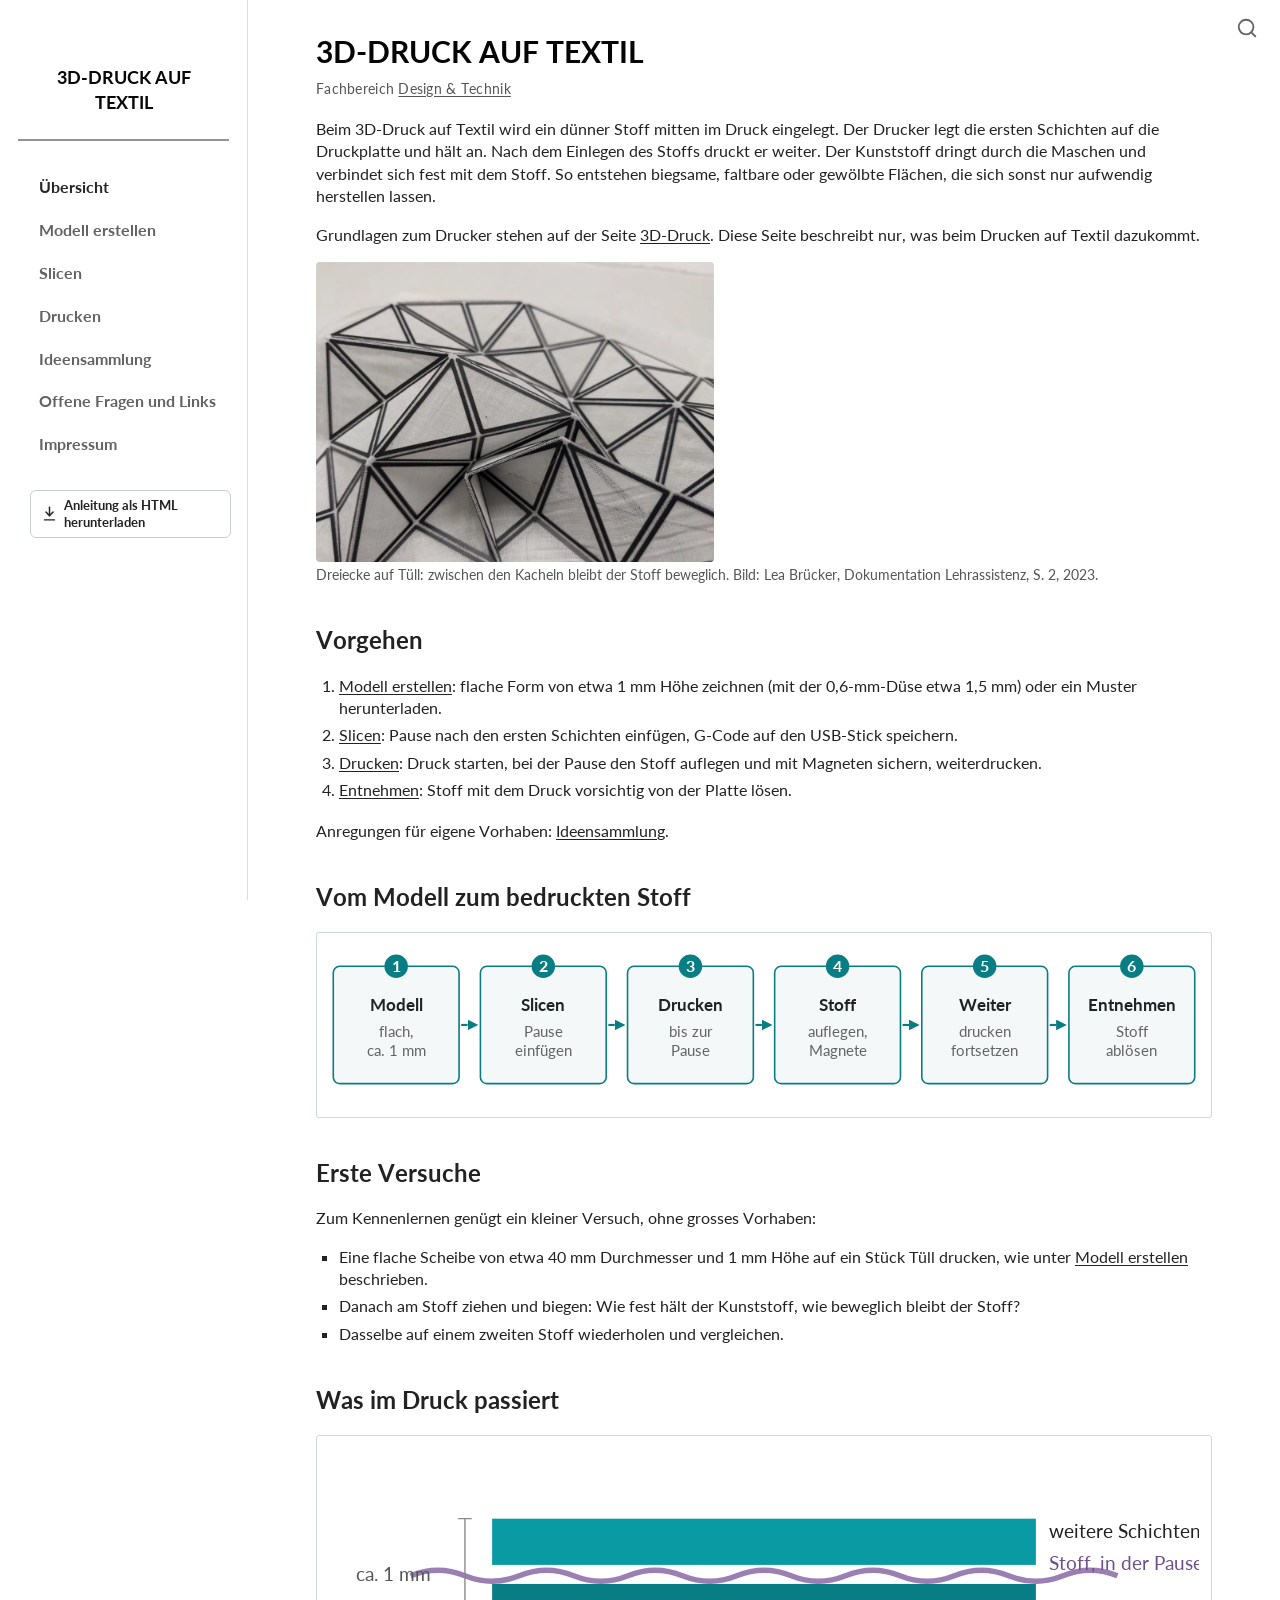
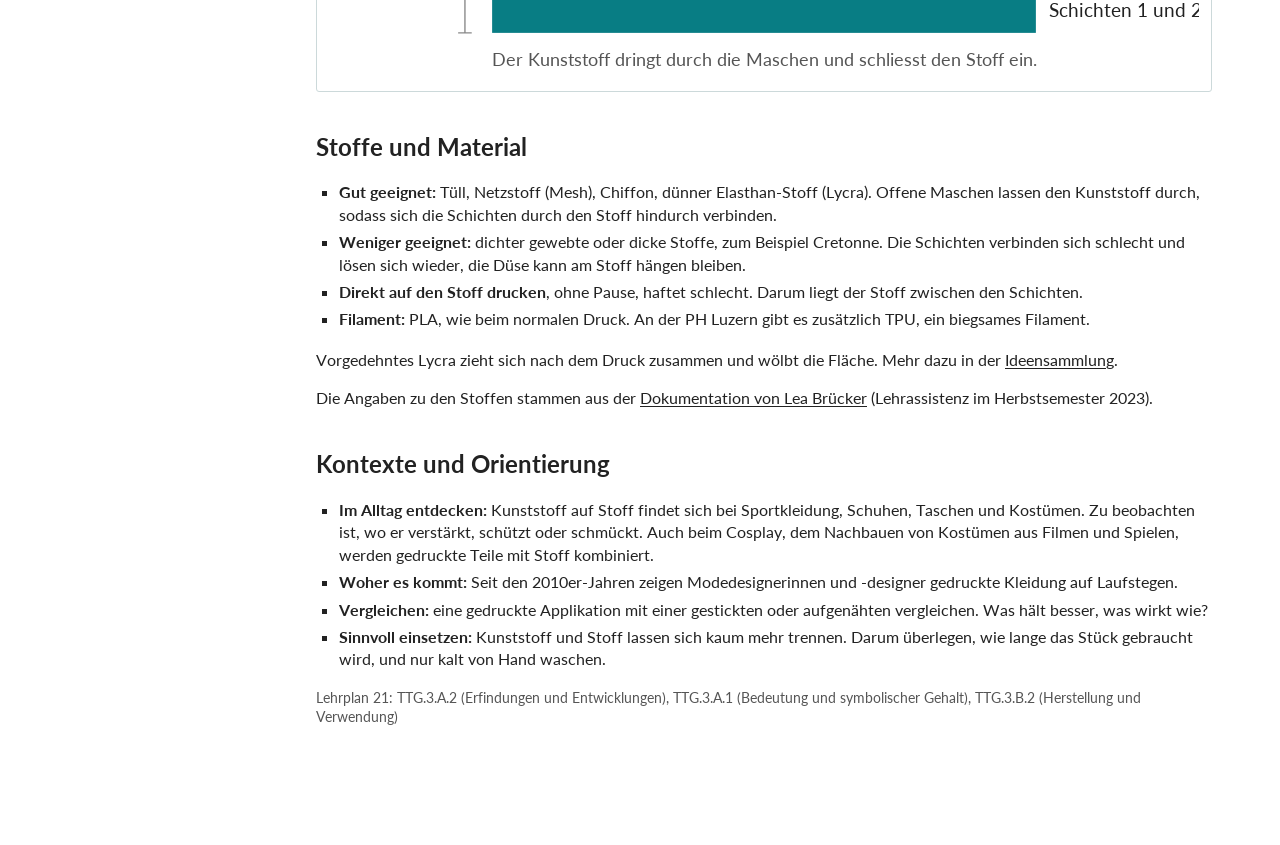
<file: index.html>
<!DOCTYPE html>
<html lang="de-CH">
<head>
<meta charset="utf-8">
<script>location.replace('3d-druck-textil.html' + location.hash);</script>
<noscript><meta http-equiv="refresh" content="0; url=3d-druck-textil.html"></noscript>
<title>3D-Druck auf Textil</title>
</head>
<body>
<p><a href="3d-druck-textil.html">Zur Anleitung 3D-Druck auf Textil</a></p>
</body>
</html>
</file>
